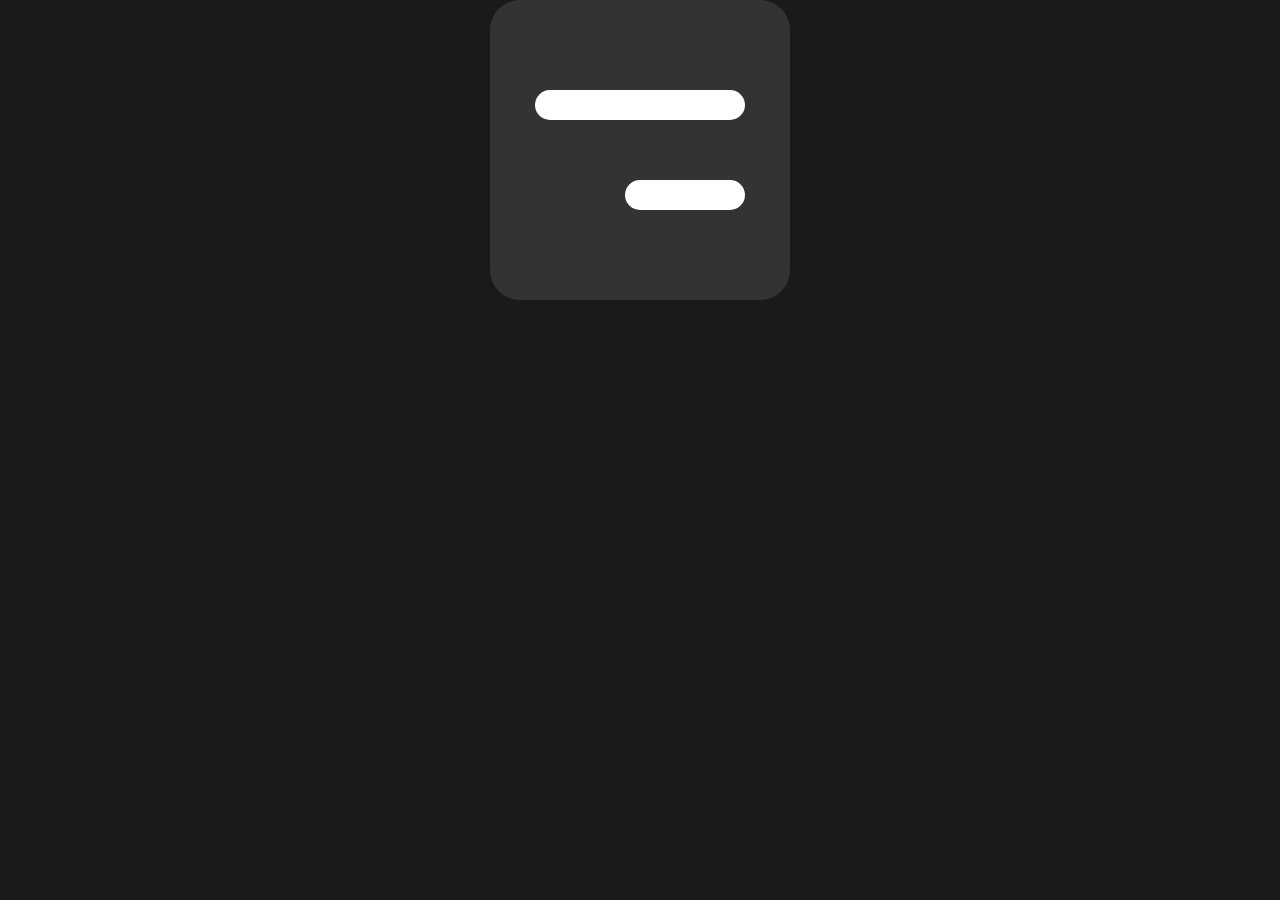
<file: anima/index.html>
<!DOCTYPE html>
<html lang="pt-br">
<head>
<meta charset="utf-8">
<meta name="viewport" content="width=device-vidth, initial-scale=1.0">
<title> HAMBURGUER ANIMADO</title>
<link rel="stylesheet" href="style.css">
</head>
<body>
<input id= "hamburguer"type="checkbox" style="display:none;">
<label for= "hamburguer">
	<div class= "hamburguer"></div>
</label>



</body>
</html>
</file>
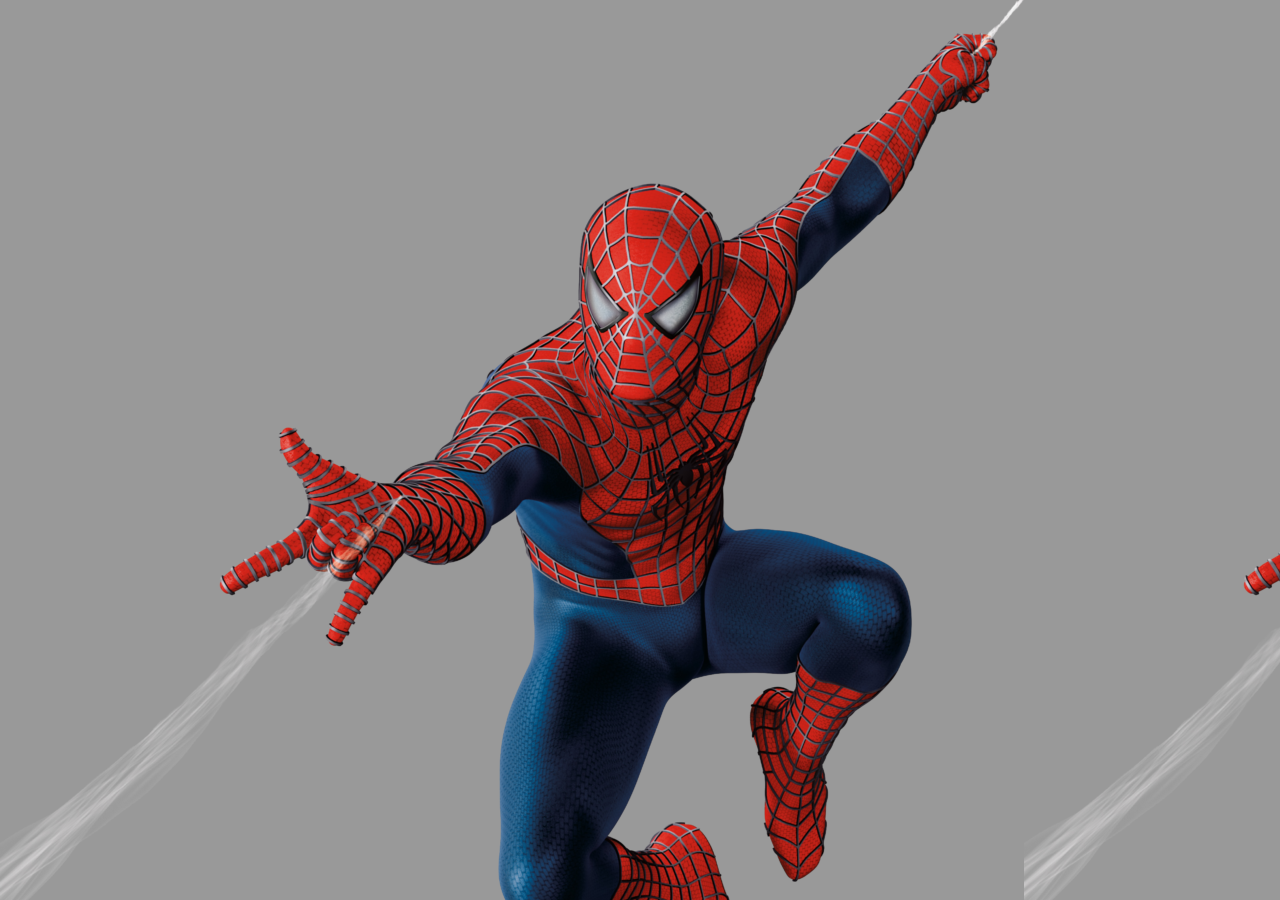
<file: animação/index.html>
<!DOCTYPE html>
<html>
<head>
<title>painel animando</title>
<meta charset="utf-8">
<style type="text/css">
body{
	background-color: #999;
	background-image:url('h2.png');
	animation-name: desenhos;
	animation-duration: 10s;
	animation-timing-function: linear;
	animation-iteration-count: infinite;
}	
@keyframes desenhos{
	0%{background-position: 0px 0px;}
	50%{background-position: 500px 0px;}
	100%{background-position: 0px 500px;}
}
</style>
</head>
<body>

</body>
</html>
</file>
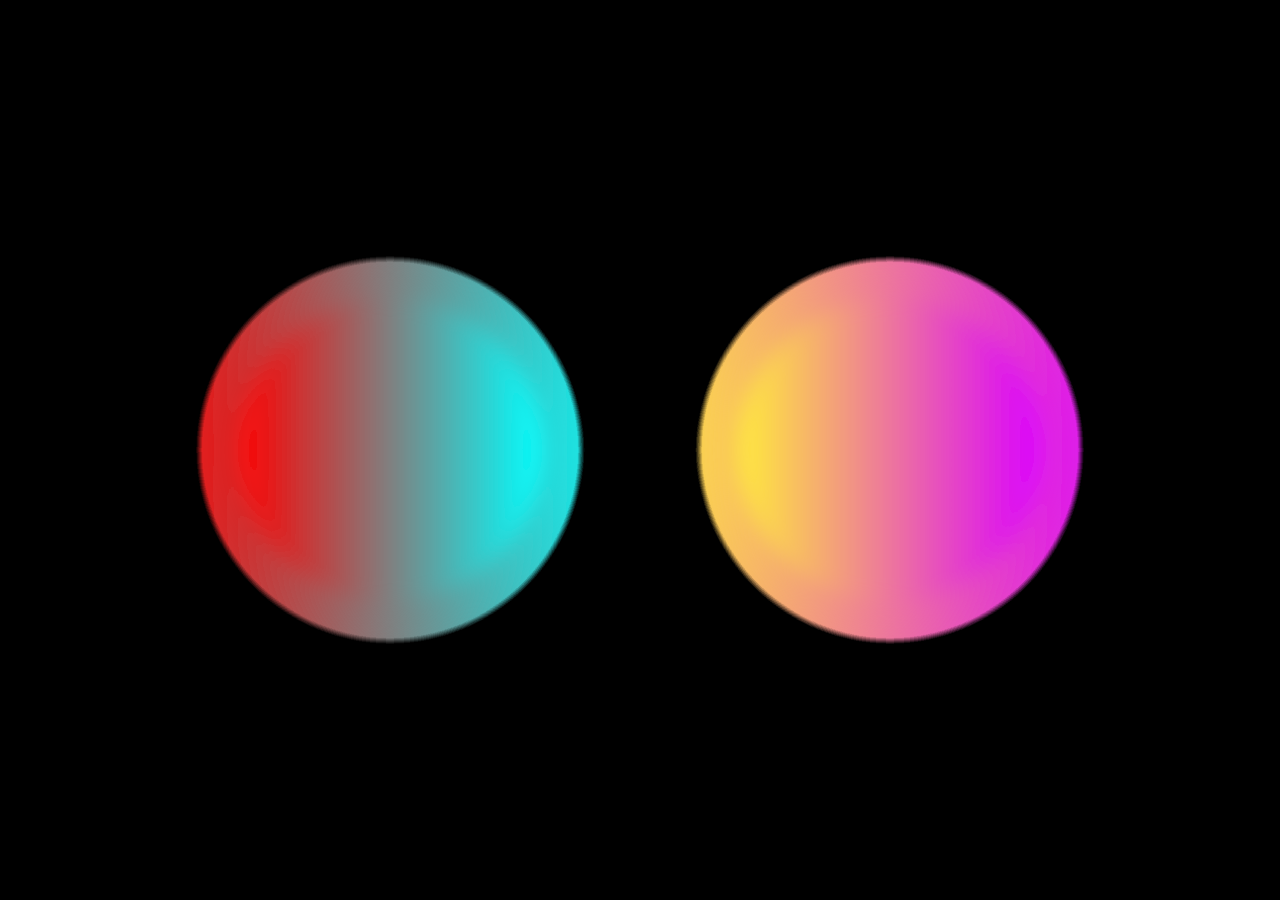
<file: circulos se juntanto/index.html>
<!DOCTYPE html>
<html>
<head>
	<meta charset="utf-8">
	<title>animação</title>
</head>

<style type="text/css">
	
*{
margin: 0;
padding: 0;
box-sizing: border-box;
}
body{
	display: flex;
	justify-content: center;
	align-items: center;
	min-height: 100vh;
	background: #000;
	overflow: hidden; 
}
.container{
	position: relative;
	width: 800px;
	display: flex;
	justify-content: space-between;
	filter: url(#gooey);
}
.container .circle{
	position: relative;
	min-width: 300px;
	height: 300px;
	border-radius: 50%;
	background:#fff;
}
.container .circle:before{
	content: '';
	position: absolute;
	top: -50px;
	left: -50px;
	right: -50px;
	bottom: -50px;
	border-radius: 50%;
	background:#fff;
	z-index: -1;
	filter: blur(50px);
}
.container .circle.circle1,
.container .circle.circle1:before{
background: linear-gradient(90deg,#f00,#0ff); 
}

.container .circle.circle2,
.container .circle.circle2:before{
background: linear-gradient(90deg,#ffeb3b,#da00ff); 
}
.container .circle.circle1{
	animation: animate1 5s linear infinite;
}
@keyframes animate1{
	0%
	{
		transform: translateX(0) rotate(0deg);
	}
	30%
	{
		transform: translateX(250px) rotate(240deg);
	}
	60%
	{
		transform: translateX(250px) rotate(480deg);
	}
	100%
	{
		transform: translateX(0) rotate(720deg);
	}

}
.container .circle.circle2{
	animation: animate2 5s linear infinite;
}
@keyframes animate2{
	0%
	{
		transform: translateX(0) rotate(0deg);
	}
	30%
	{
		transform: translateX(-250px) rotate(-240deg);
	}
	60%
	{
		transform: translateX(-250px) rotate(-480deg);
	}
	100%
	{
		transform: translateX(0) rotate(-720deg);
	}
}
svg{
	width: 0;
	height: 0;
}





</style>


<body>
	<div class='container'>
		<div class="circle circle1"></div>
		<div class="circle circle2"></div>
	</div>
	<svg>
		<filter id= "gooey">
			<feGaussianBlur in="SourceGraphic" stdDeviation="10"/>
			<feColorMatrix values="
			1 0 0 0 0
			0 1 0 0 0
			0 0 1 0 0
			0 0 0 20 -10
			"/>
	</filter>
	</svg>






</body>
</html>
</file>
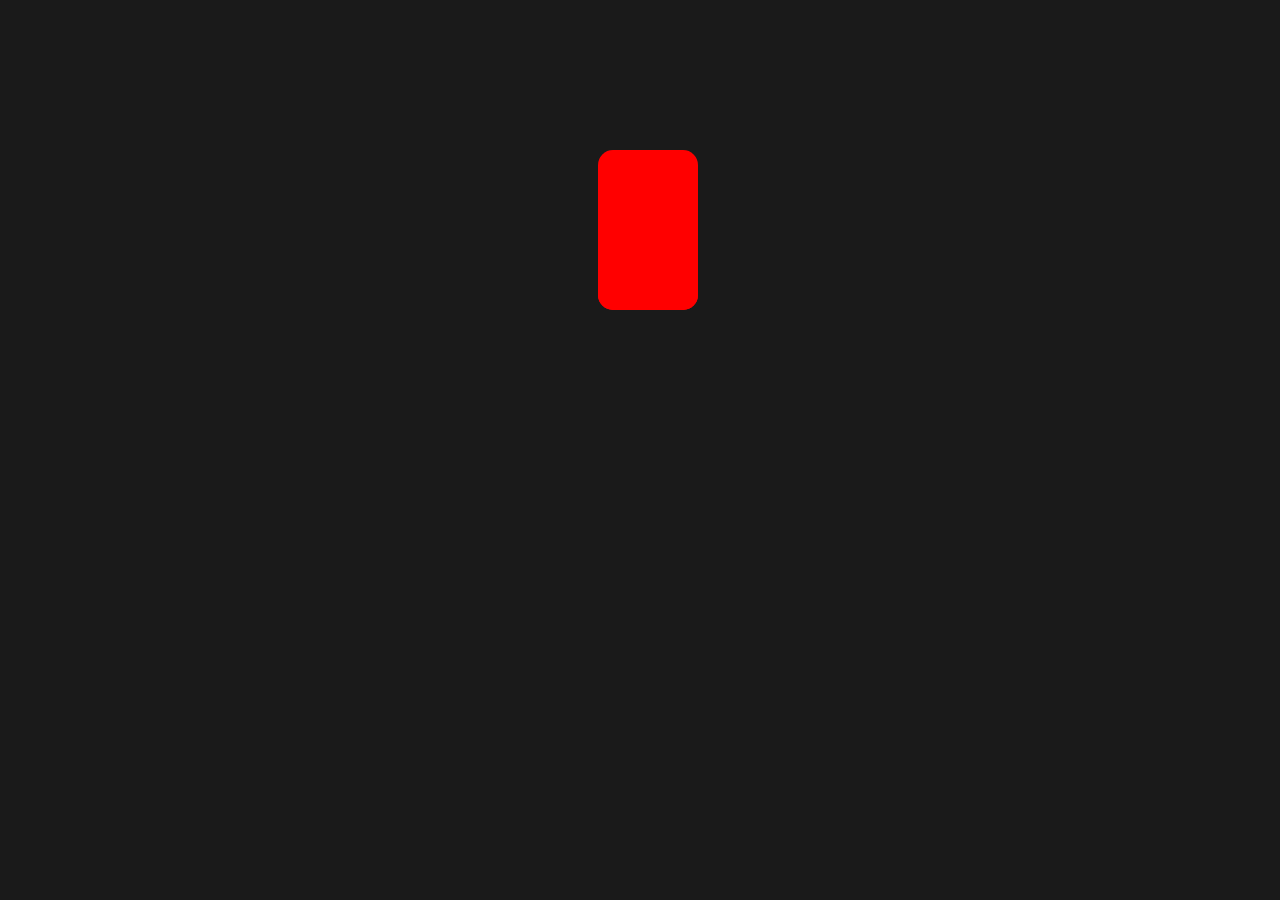
<file: coração animado/index.html>
<!DOCTYPE html>
<html>
<head>
	<title>HD49 SISTEMA DE WEB</title>
	<meta charset="utf-8">

</head>
<style type="text/css">

*{
margin-top: 50px;	
box-sizing: border-box;
}
body{
width: 100%; 
height:100%;
display: flex;
justify-content: center;
align-items: center;
background-color: #1a1a1a;
 }
.heart{
width: 100px;
height: 160px;
background-color: red;
border-radius: 15px;
/*transition: .5s;*/
transform-origin: right bottom;
position: relative;
animation: heart 3s ease infinite alternate;
}
@keyframes heart{
 0%{
transform: rotate(0deg);
 }
50%{
transform: rotate(45deg);
border-top-left-radius:50px;
border-top-right-radius:50px;
}
55%{
transform: rotate(45deg)scale(1);
}
60%{
transform: rotate(45deg)scale(1.2);
}
65%{
transform: rotate(45deg)scale(1);
}
70%{
transform: rotate(45deg)scale(1.2);
}
75%{
transform: rotate(45deg)scale(1);
}
80%{
transform: rotate(45deg)scale(1.2);
}
85%{
transform: rotate(45deg)scale(1);
}
90%{
transform: rotate(45deg)scale(1.2);
}
95%{
transform: rotate(45deg)scale(1);
}
100%{
transform: rotate(45deg);
border-top-left-radius:50px;
border-top-right-radius:50px;
}
}
.heart:hover{
transform: rotate(45deg);
transition: .5s;
border-top-left-radius:50px;
border-top-right-radius:50px;
}
.heart:after{
content: "";
width: 100%;
height: 100%;
border-radius: 15px;
background-color: red;
position: absolute;
/*transition: .5s;*/
transform-origin: left bottom;
border-top-left-radius:50px;
border-top-right-radius:50px; 
animation: heart_after 3s ease infinite alternate;
}

@keyframes heart_after{
 0%{
 	transform: rotate(0deg);
 }
50%{
transform:rotate(-90deg)translateY(100px) ;
border-top-left-radius:50px;
border-top-right-radius:50px;
}
100%{
transform:rotate(-90deg)translateY(100px) ;
border-top-left-radius:50px;
border-top-right-radius:50px;
}
}
.heart:hover:after{
transform:rotate(-90deg)translateY(100px) ;
	transition: .5s;
}

</style>
<body>
<div class="heart"></div>


</body>
</html>
</file>
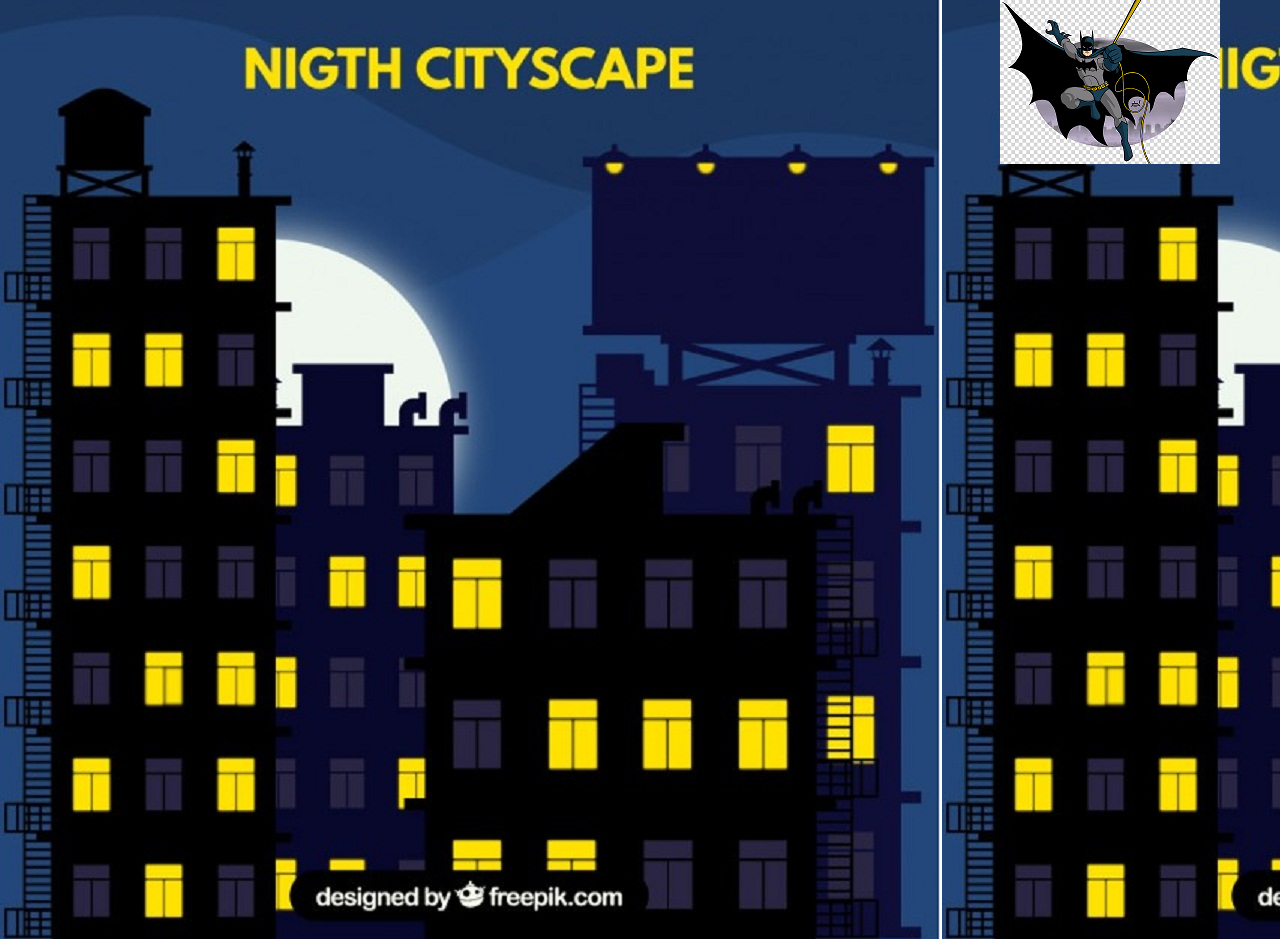
<file: movimento batman/index.html>
<!DOCTYPE html>
<html>
<head>
<title>cidade batman</title>
<meta charset="utf-8">
<style type="text/css">

body{
	margin:0;
	padding: 0;
	background-image: url("cidade1.jpg");
}	
	
.cidade{
width: 942px;
height: 939px ;
background-image: url();
}
.batman{
width: 220px ;
height:164px ;
background-image: url("bt2.png");
position: absolute;
top: 0px;
left: 1000px;
z-index: 4;
transition: all 2s linear;
-webkit-transition: all 2s linear;
-moz-transition:all 2s linear;
-o-transition:all 2s linear;
}
.batman:hover{
	top: 0px;
	left: 600px;
background-image:url("01.png"); 
width: 46px;
height: 87px;
-webkit-animation:ciclo-animacao 2.0s steps(8)4;
animation: ciclo-animacao 2.0s steps(8)4;
}
@-webkit-keyframes ciclo-animacao{
	from {background-position: 0px;}
		to {background-position: 464px;}
}
@-webkit-keyframes ciclo-animacao{
	from {background-position: 0px;}
		to {background-position: 464px;}
}
.batman:hover,.batman{
transition: all 2s linear;
-webkit-transition: all 2s linear;
-moz-transition:all 2s linear;
-o-transition:all 2s linear;
}



</style>
</head>

<body>

</body>

<div class="cidade">
<div class="batman">
</div>

</html>
</file>
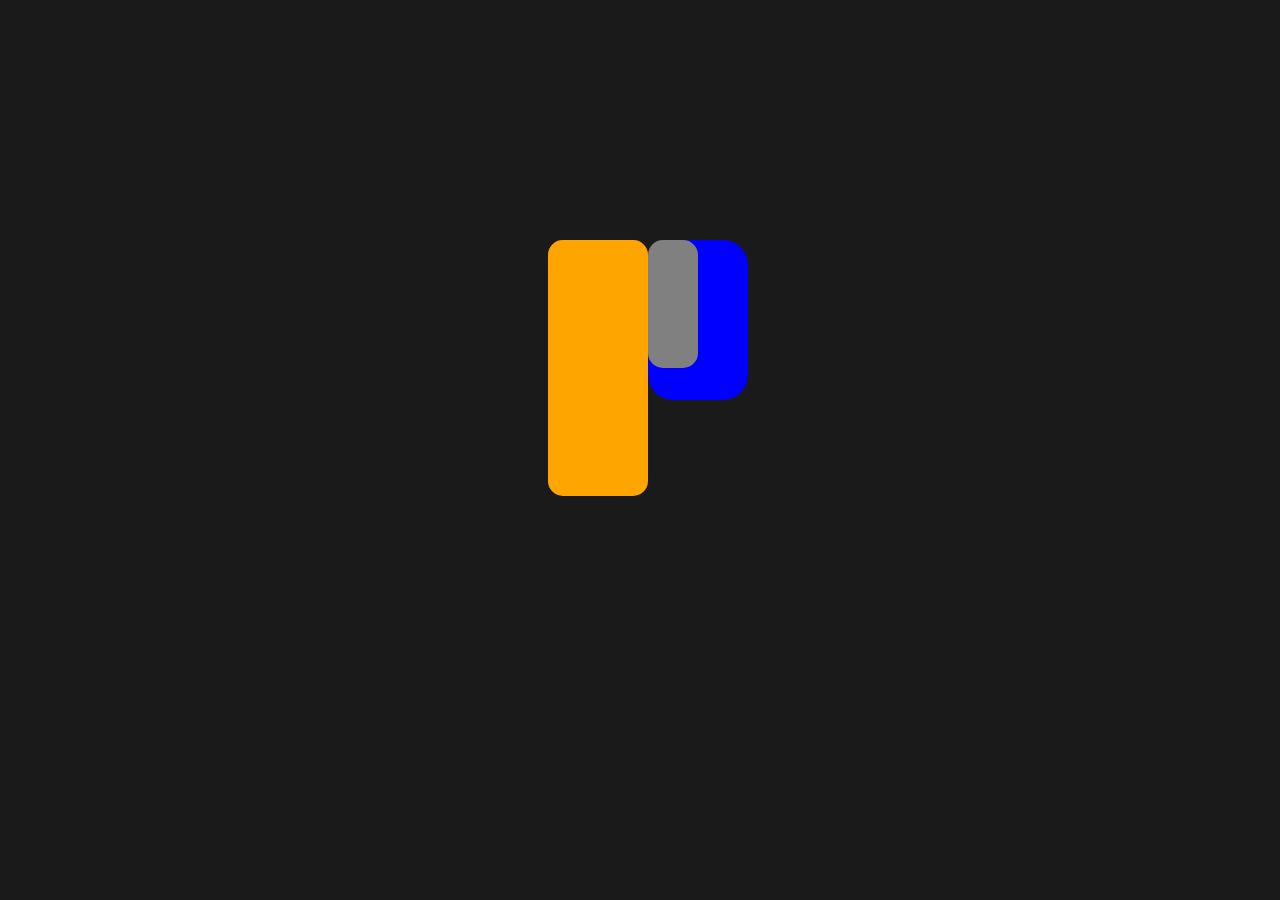
<file: movimento X/index.html>
<!DOCTYPE html>
<html>
<head>
	<title>HD49 SISTEMA DE WEB</title>
	<meta charset="utf-8">

</head>
<style type="text/css">

*{
margin-top: 80px;	
box-sizing: border-box;
}
body{
width: 100%; 
height:100%;
display: flex;
justify-content: center;
align-items: center;
background-color: #1a1a1a;
 }
.heart{
	width: 100px;
	height: 160px;
	background-color: red;
	border-radius: 15px;
	/*transition: .5s;*/
	transform-origin: right bottom;
	position: relative;
	animation: heart 5s ease infinite alternate;
}
.heart:hover{
	transform: rotate(90deg);
	transition: .5s;
}
.heart:after{
	content: "";
	width: 100%;
	height: 160%;
	border-radius: 15px;
	background-color: orange;
	position: absolute;
	transition: .5s;
	animation: heart_after 5s ease infinite alternate;
}
.heart:hover:after{
transform:rotate(-90deg)translateY(100px);
transition: .5s;
}
.hearta{
	width: 100px;
	height:160px;
	background-color: blue;
	border-radius: 25px;
	transition: .5s;
	transform-origin: right bottom;
	position: relative;
	animation: hearta 3s ease infinite alternate;
}
.hearta:hover{
	transform: rotate(-90deg);
	transition: .5s;
}
.hearta:after{
	content: "";
	width: 50%;
	height: 80%;
	border-radius: 15px;
	background-color: grey;
	position: absolute;
	transition: .5s;
}
.hearta:hover:after{
	transform: rotate(-90deg);
	transition: .5s;
}
</style>
<body>
<div class="heart"></div>
<div class="hearta"></div>

</body>
</html>
</file>
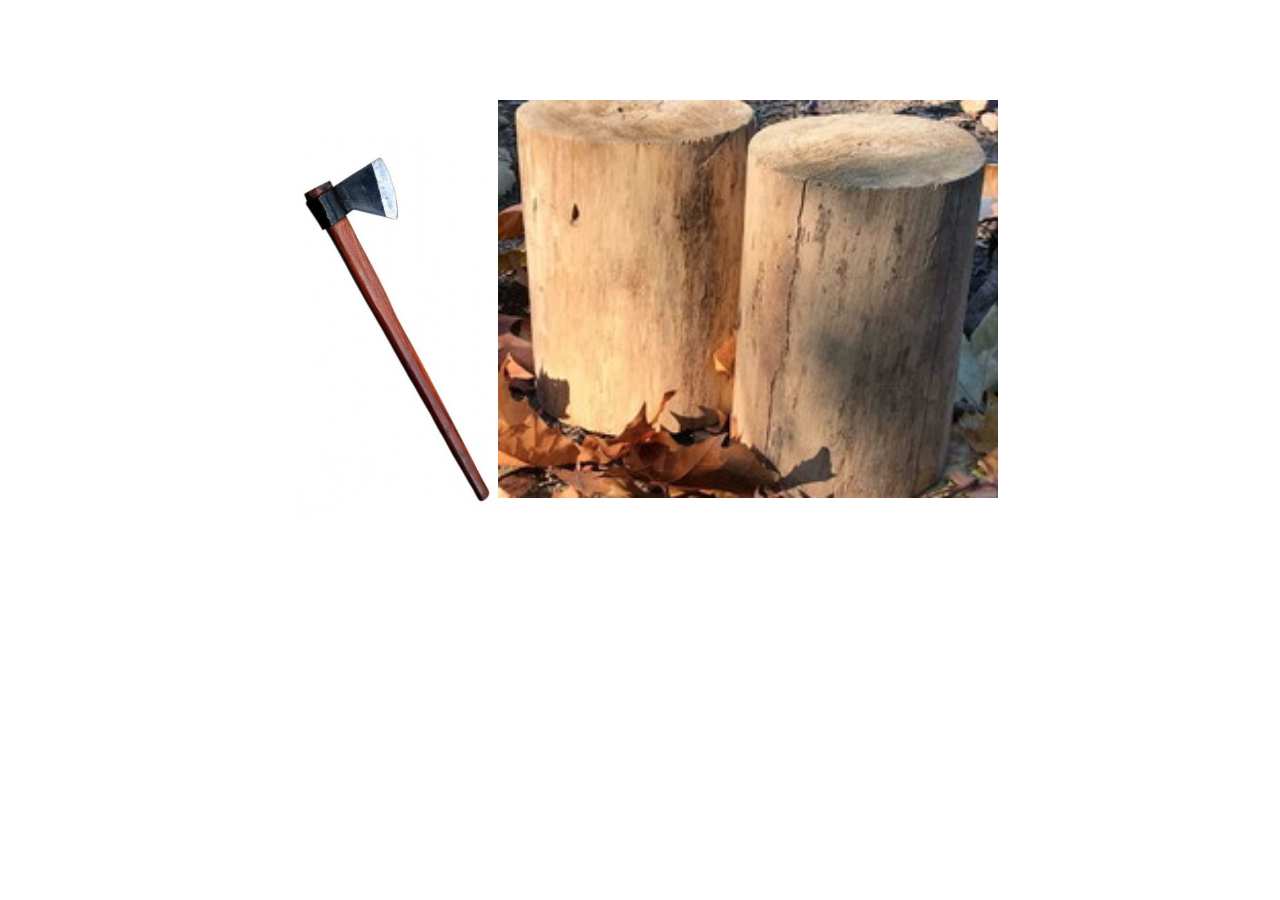
<file: movimento x1/index.html>
<!DOCTYPE html>
<html>
<head>
	<title>HD49 SISTEMA DE WEB</title>
	<meta charset="utf-8">

</head>
<style type="text/css">

*{
margin-top: 25px;	
box-sizing: border-box;
}
body{
width: 100%; 
height:100%;
display: flex;
justify-content: center;
align-items: center;
background-color: #fff;
 }
.heart{
	width: 200px;
	height: 360px;
	background-color: #fff;
	border-radius: 55px;
	transition: .2s;
	transform-origin: right bottom;
	position: relative;
	animation: heart 2s ease infinite alternate;
}
@keyframes heart{
 0%{
transform: rotate(0deg);
 }
25%{
transform: rotate(90deg);
}
50%{
transform: rotate(0deg);
}
75%{
transform: rotate(90deg);
}
100%{
transform: rotate(0deg);
}
.heart:hover{
	transform: rotate(90deg);
	transition: .2s;
}
</style>
<body>
<div class="heart"><img src="01.jpg" style="width: 200px"></div>
<div ><img src="02.jpg" style="width: 500px"></div>


</body>
</html>
</file>
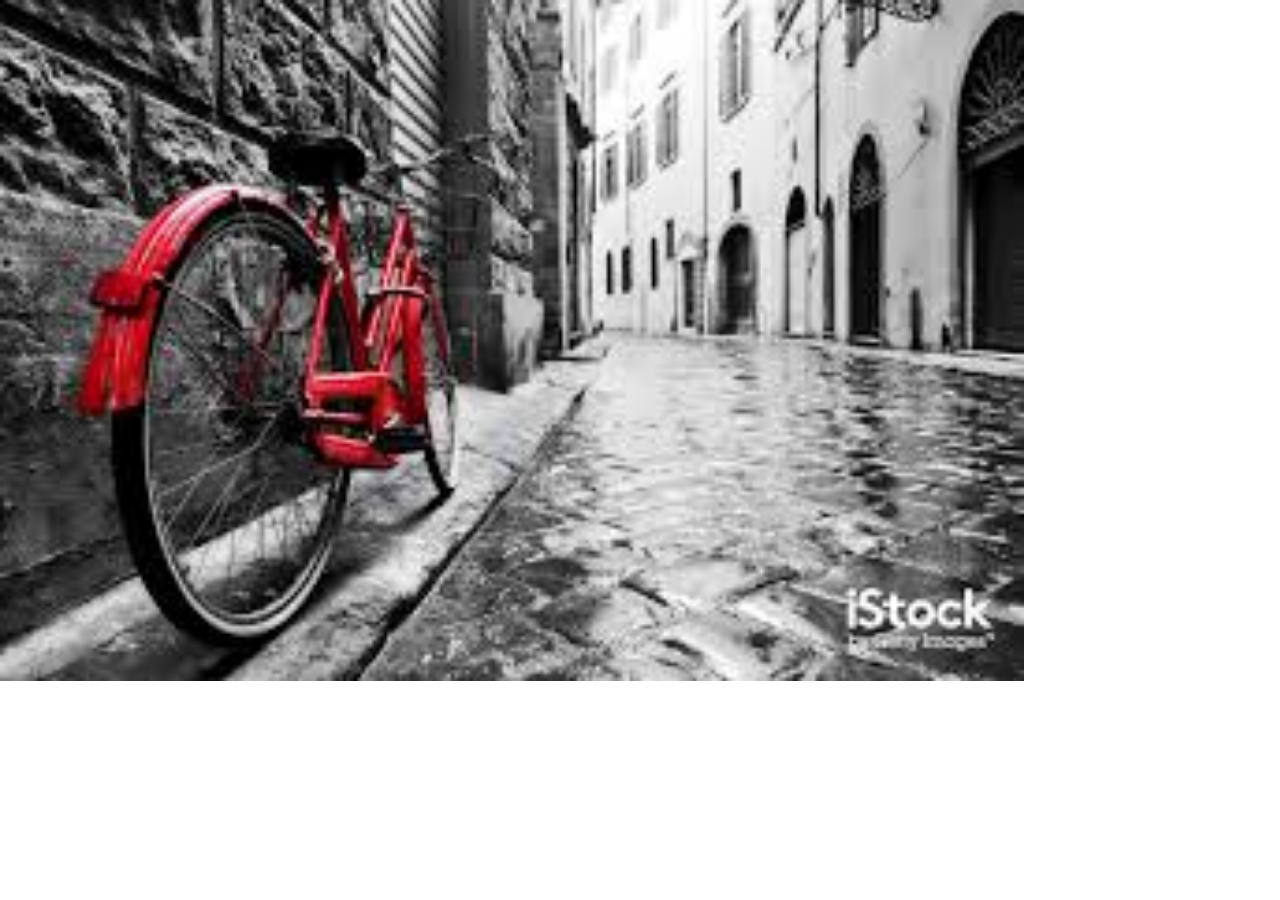
<file: mudança de cor/index.html>
<!DOCTYPE html>
<html>
<head>
	<meta charset="utf-8">
	<title>mudança de cor</title>
	<link rel="stylesheet"  href="style.css">
</head>
<body>
<img src="10.jpg">
<div id="bg"></div>
<script type="text/javascript">
	const bg = document.getElementById('bg');
	function randomColor(){
		return Math.floor(Math.random() * 255);
	}
bg.addEventListener('click',() => {
bg.style.backgroundColor = 'rgba('+randomColor()+','+randomColor()+','+randomColor()+')'})
</script>
</body>
</html>
</file>
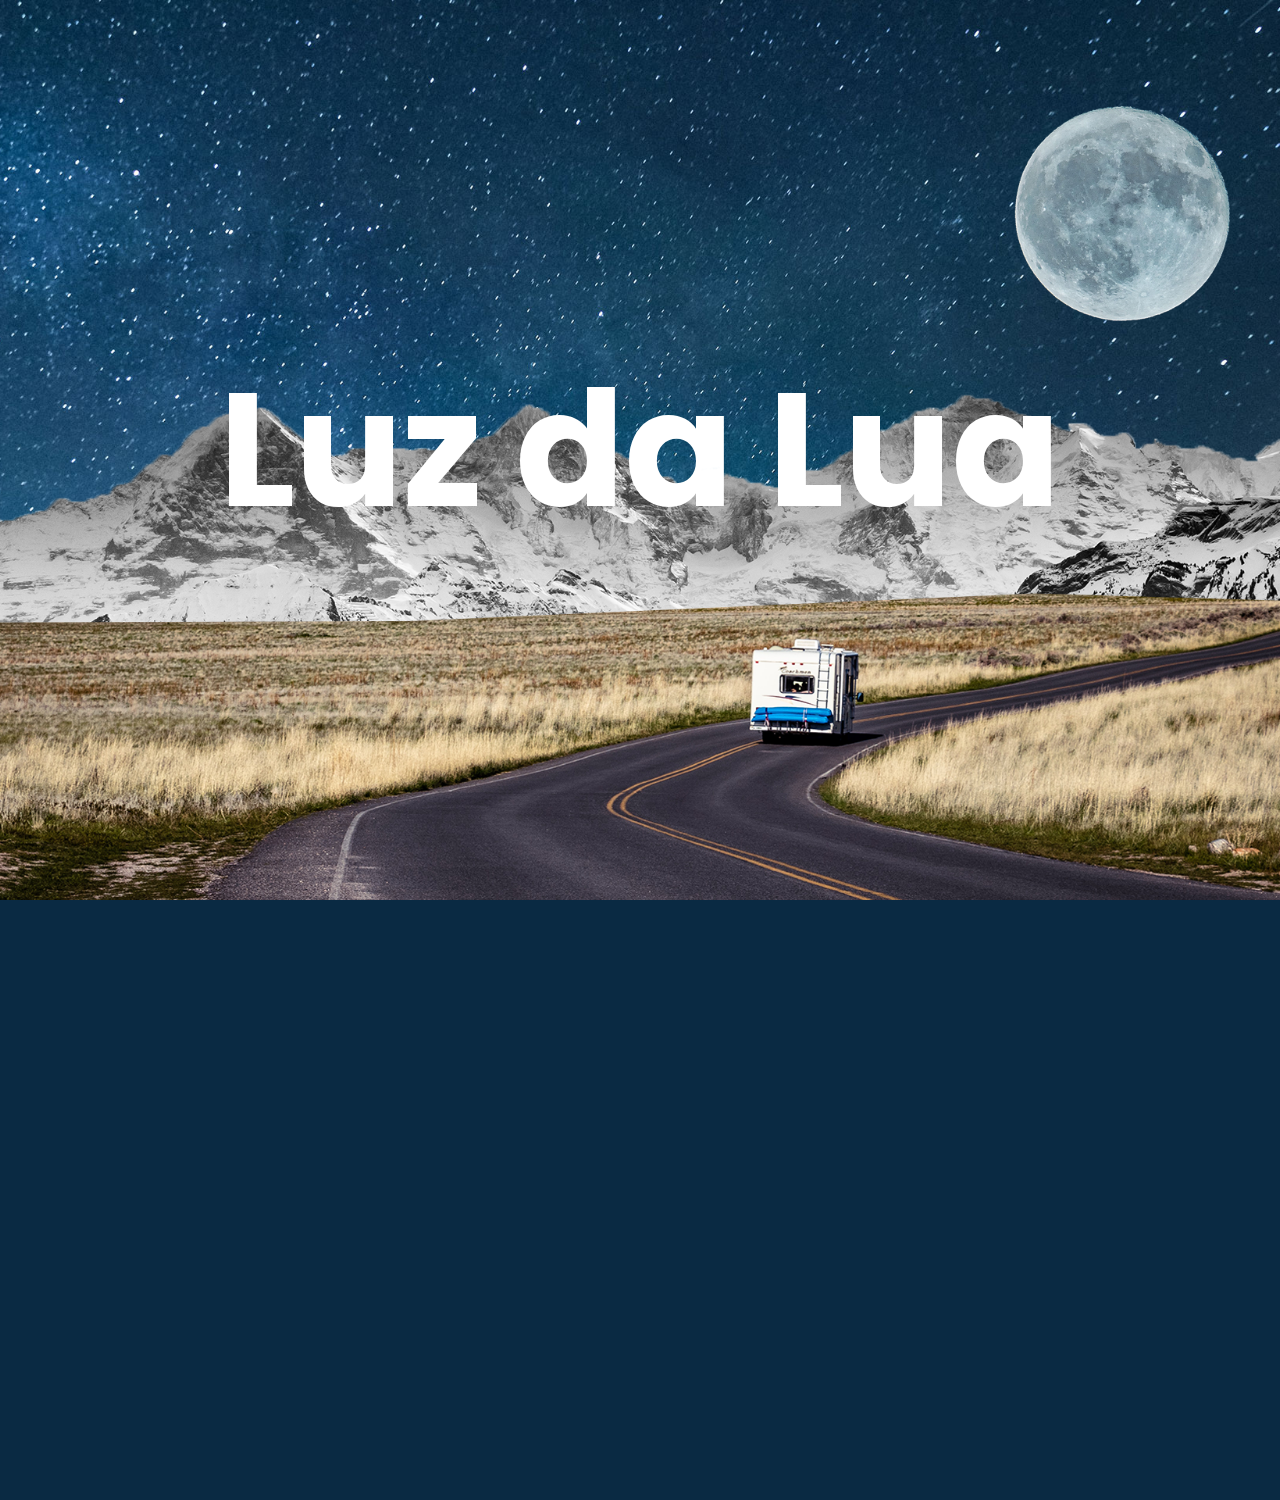
<file: parallax/index.html>
<!DOCTYPE html>
<html>
<head>
<title>Parallax</title>
<link rel="stylesheet" href="style.css">
</head>
<body>
<section>
<img src="bg.jpg" id="bg">
<img src="moon.png" id="moon">
<img src="mountain.png" id="mountain">
<img src="road.png" id="road">
<h2 id= "text">Luz da Lua</h2>
</section>
<script type="text/javascript">
let bg = document.getElementById("bg");
let moon = document.getElementById("moon");
let mountain = document.getElementById("mountain");
let road = document.getElementById("road");
let text = document.getElementById("text");

window.addEventListener('scroll',function(){
var value = window.scrollY;

bg.style.top = value * 0.5 + 'px';	
moon.style.left = -value * 0.5 + 'px';
mountain.style.top = -value * 0.15 + 'px';
road.style.top = value * 0.15 + 'px';
text.style.top = value * 1 + 'px';
})
</script>
</body>
</html>
</file>
<file: anima/style.css>
*{
	
	padding:0;
	margin:0 ;
	box-sizing: border-box;
}

body{
width: 100%;
height: 100%;
background-color: #1a1a1a;
display: flex;
justify-content: center;
align-items: center;
}

.hamburguer{

width: 300px;
height: 300px;

background-color: #333;

border-radius: 10%;

position: relative;
}
.hamburguer:after{
	content: "";

	position: absolute;
    top: 30%;
    left: 15%;

	width: 70%;
	height: 10%;
	background-color: #fff;
	border-radius: 20px;
	transition: 1s ease;

}
.hamburguer:before{
	content: "";

	position: absolute;
    
    top: 60%;
    left: 45%;
	
	width: 40%;
	height: 10%;
	border-radius: 20px;
	background-color: #fff;
	transition: 1s ease;
}

#hamburguer:checked ~ label .hamburguer:after{
	transform: rotate(-225deg);

	top: 45%;
	left: 15%;
}
#hamburguer:checked ~ label .hamburguer:before{
	transform: rotate(405deg);

    width: 70%;
	height: 10%;

	top: 45%;
	left: 15%;
}
</file>
<file: mudança de cor/style.css>
*{
	margin: 0;
	padding: 0;
}
body{
	overflow: hidden;
}
img{
width: 80%;
height: 100%;
}
#bg{
	position: absolute;
	top: 0;
	width: 100%;
	height: 100vh;
	mix-blend-mode: hue;
}
</file>
<file: parallax/style.css>
@import url('https://fonts.googleapis.com/css2?family=Poppins:wght@300;400;500;600;700;800;900&display=swap');

*{
	margin: 0;
	padding: 0;
	font-family: 'Poppins',sans-serif;
}
body{
	background:#0a2a43;
	min-height: 1500px; 
}
section{
position: relative;
width: 100%;
height:100vh;
overflow: hidden;
display: flex;
justify-content: center;
align-items: center;
}
section: before{
content:'';
position: absolute;
bottom: 0;
width: 100%;
height: 100px;
background: linear-gradient(to top, #0a2a43, transparent);
z-index: 10000; 
}
section: after{
content:'';
position: absolute;
top:0;
left:0;
width: 100%;
height: 100%;
background: #0a2a43;
z-index: 10000;
mix-blend-mode: color;
}
section img{
position: absolute;
top: 0;
left: 0;
width: 100%;
height: 100%;
object-fit: cover;
pointer-events: none;
}
#text{
position: relative;
color: #fff;
font-size: 10em;
z-index: 1;
}
#road{
	z-index: 2;
}
</file>
